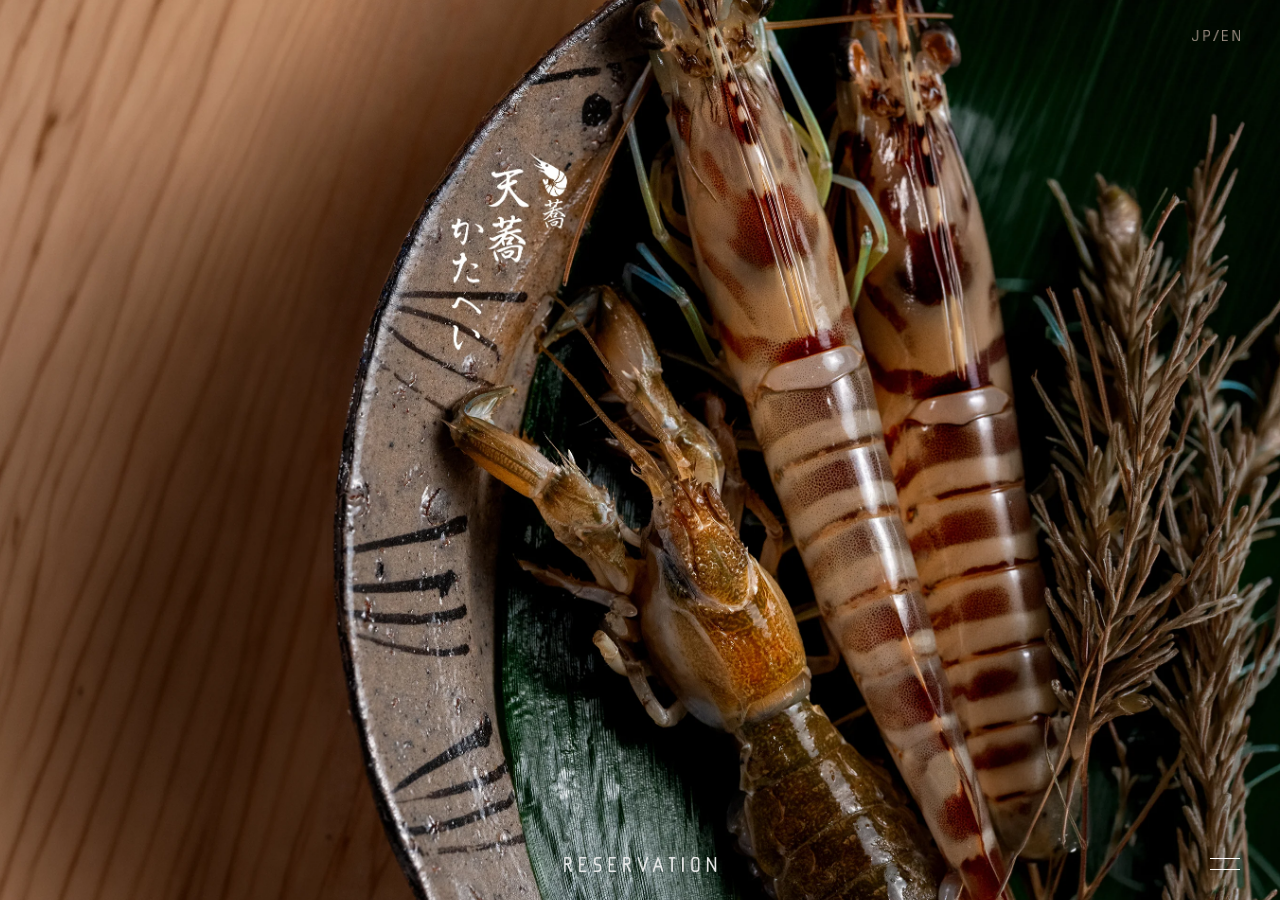
<file: index.html>
<!doctype html>
<html lang="ja" dir="ltr">

<head>
    <!-- TEST
    https://www.katahei.jp/
    image/favicon.webp
	image/ogp.webp
    ?●9 -->


	<meta charset="UTF-8">
	<meta http-equiv="X-UA-Compatible" content="IE=edge">
	<meta name="viewport" content="width=device-width, initial-scale=1.0">
	<meta name="format-detection" content="telephone=no">
	<title>TEST</title>
	<meta name="description"
		content="「天蕎かたへい」は、こだわりの蕎麦と天ぷらを楽しめる、落ち着いた雰囲気のお店です。素材の持ち味を大切にした丁寧な料理と、ゆっくりと食事を楽しめる空間が魅力。蕎麦好きはもちろん、上質な和食を味わいたい方にもおすすめです。
">
	<link rel="canonical" href="https://www.katahei.jp//">
	<link rel="icon" sizes="192x192" href="image/favicon.webp" type="image/png">
	<link rel="shortcut icon" href="image/favicon.webp" type="image/png">
	<link rel="apple-touch-icon-precomposed" href="image/favicon.webp">
	<meta name="msapplication-TileImage" content="image/favicon.webp">
	<meta name="msapplication-TileColor" content="#595757">

	<meta property="og:url" content="https://www.katahei.jp//">
	<meta property="og:title" content="TEST">
	<meta property="og:type" content="website">
	<meta property="og:description"
		content="「天蕎かたへい」は、こだわりの蕎麦と天ぷらを楽しめる、落ち着いた雰囲気のお店です。素材の持ち味を大切にした丁寧な料理と、ゆっくりと食事を楽しめる空間が魅力。蕎麦好きはもちろん、上質な和食を味わいたい方にもおすすめです。
">
	<meta property="og:image" content="image/ogp.webp">
	<meta property="og:site_name" content="TEST">
	<meta property="og:locale" content="ja_JP" />

	<!-- css -->
	<link rel="stylesheet" href="css/cdn/reset.css">
	<link rel="stylesheet" href="css/cdn/swiper.css">

	<link rel="stylesheet" href="css/style.css?●9">

	<!-- js -->
	<script src="js/cdn/jquery.js?●9"></script>
	<script src="js/cdn/swiper.js?●9"></script>

    <!-- font -->
    <link
		href="https://fonts.googleapis.com/css2?family=Noto+Sans+JP:wght@400;700&family=Roboto:wght@400;700&display=swap"
		rel="stylesheet">
</head>


<body>


	<div class="hamburger">
		<button class="menu-toggle" id="menuToggle" aria-label="メニューを開く" aria-expanded="false">
			<span class="bar"></span>
			<span class="bar"></span>
		</button>
		<ul class="menu-list" id="menuList">
			<li><a href="index.html">
				<img class="" src="image/menu/HOME.webp" alt="HOME"/></a></li>
			<li><a href="message.html">
				<img class="" src="image/menu/MESSAGE.webp" alt="MESSAGE"/></a></li>
			<li><a href="info.html">
				<img class="" src="image/menu/INFO.webp" alt="INFO"/></a></li>
			<li><a href="reservation.html">
				<img class="" src="image/menu/RESERVATION.webp" alt="RESERVATION"/></a></li>
			<li><a href="https://www.instagram.com/tensokatahei/">
				<img class="" src="image/menu/INSTAGRAM.webp" alt="INSTAGRAM"/></a></li>
			<li><a href="photo.html">
				<img class="" src="image/menu/PHOTO.webp" alt="PHOTO"/></a></li>
		</ul>
	</div>

	<a class="reservation" href="reservation.html">
		<img class="" src="image/menu/index_RESERVATION.webp" alt="天蕎かたへい"/>
	</a>

	<div class="language-switch">
		<button type="button" data-lang="ja"><img class="" 
			src="image/index_j_jp_en.webp" alt="天蕎かたへい"/></button>
		<span><img class="" 
			src="image/index___jp_en.webp" alt="天蕎かたへい"/></span>
		<button type="button" data-lang="en"><img class="" 
			src="image/index_e_jp_en.webp" alt="天蕎かたへい"/></button>
	</div>


	<!-- header -->
	<header class="header"></header>

	</header>
	<!-- header -->


	<!-- main -->
	<main  class="main">

	</main>
	<!-- main -->


	<!-- footer -->
	<footer class="footer">

	</footer>
	<!-- footer -->
	 

	<!-- Swiper -->
	<div class="index swiper sp">
		<div class="swiper-wrapper">
			<!--
			<div class="swiper-slide">
				<img src=""
				alt="天蕎かたへい">
			</div>
			-->
			<div class="swiper-slide">
				<img src="image/swi1.webp"
				alt="天蕎かたへい">
			</div>
			<div class="swiper-slide">
				<img src="image/swi2.webp"
				alt="天蕎かたへい">
			</div>
			<div class="swiper-slide">
				<img src="image/swi3.webp"
				alt="天蕎かたへい">
			</div>
			<div class="swiper-slide">
				<img src="image/swi4.webp"
				alt="天蕎かたへい">
			</div>
		</div>
	</div>


	<img class="bg pc" src="image/swi2.webp" alt="天蕎かたへい"/>


	<script src="js/base.js?●9"></script>
	<!-- <script src="js/swi.js?●9"></script> -->


</body>

</html>
</file>
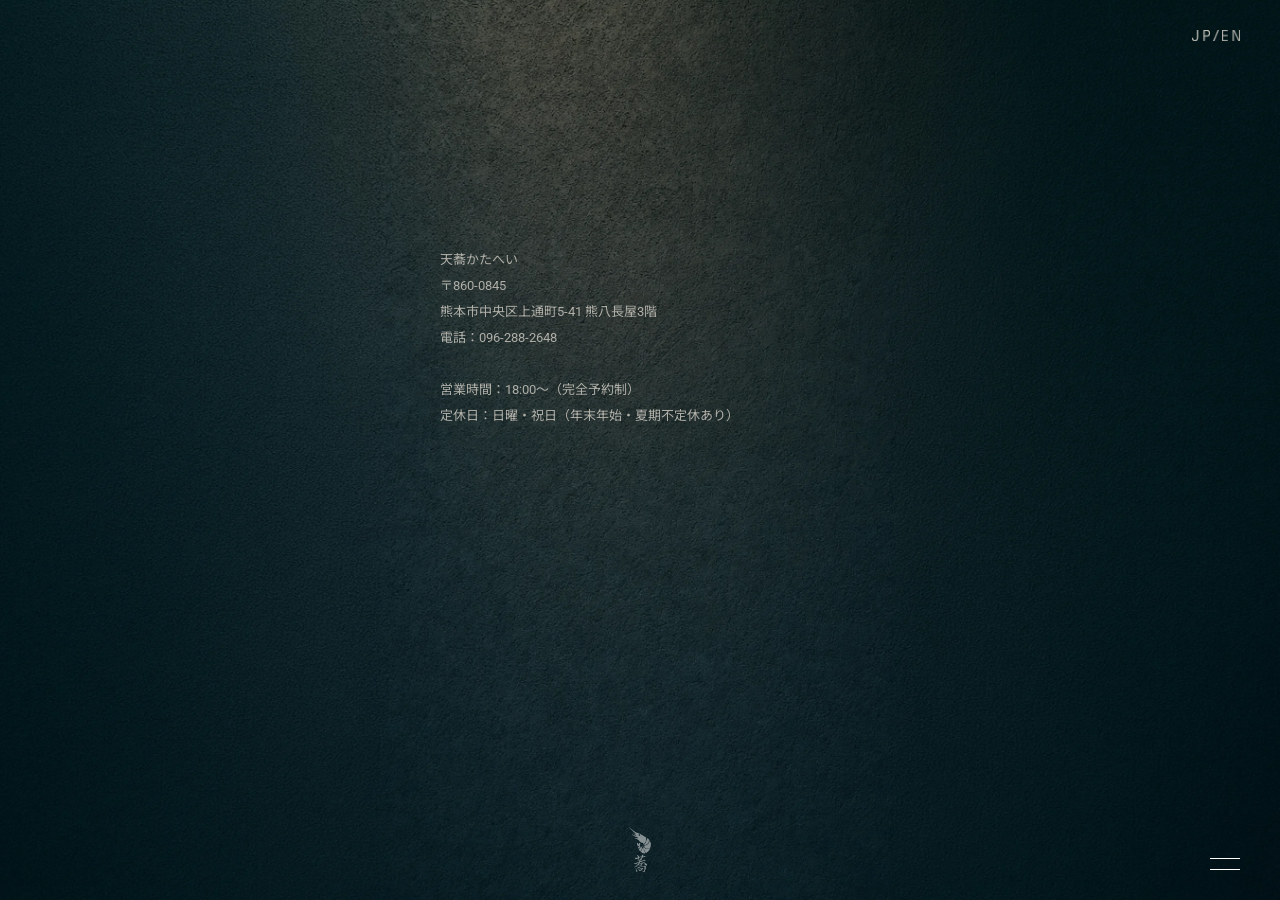
<file: info.html>
<!doctype html>
<html lang="ja" dir="ltr">

<head>
    <!-- TEST
    https://www.katahei.jp/
    image/favicon.webp
	image/ogp.webp
    ?●9 -->


	<meta charset="UTF-8">
	<meta http-equiv="X-UA-Compatible" content="IE=edge">
	<meta name="viewport" content="width=device-width, initial-scale=1.0">
	<meta name="format-detection" content="telephone=no">
	<title>TEST</title>
	<meta name="description"
		content="「天蕎かたへい」は、こだわりの蕎麦と天ぷらを楽しめる、落ち着いた雰囲気のお店です。素材の持ち味を大切にした丁寧な料理と、ゆっくりと食事を楽しめる空間が魅力。蕎麦好きはもちろん、上質な和食を味わいたい方にもおすすめです。
">
	<link rel="canonical" href="https://www.katahei.jp//">
	<link rel="icon" sizes="192x192" href="image/favicon.webp" type="image/png">
	<link rel="shortcut icon" href="image/favicon.webp" type="image/png">
	<link rel="apple-touch-icon-precomposed" href="image/favicon.webp">
	<meta name="msapplication-TileImage" content="image/favicon.webp">
	<meta name="msapplication-TileColor" content="#595757">

	<meta property="og:url" content="https://www.katahei.jp//">
	<meta property="og:title" content="TEST">
	<meta property="og:type" content="website">
	<meta property="og:description"
		content="「天蕎かたへい」は、こだわりの蕎麦と天ぷらを楽しめる、落ち着いた雰囲気のお店です。素材の持ち味を大切にした丁寧な料理と、ゆっくりと食事を楽しめる空間が魅力。蕎麦好きはもちろん、上質な和食を味わいたい方にもおすすめです。
">
	<meta property="og:image" content="image/ogp.webp">
	<meta property="og:site_name" content="TEST">
	<meta property="og:locale" content="ja_JP" />

	<!-- css -->
	<link rel="stylesheet" href="css/cdn/reset.css">
	<link rel="stylesheet" href="css/cdn/swiper.css">

	<link rel="stylesheet" href="css/style.css?●9">

	<!-- js -->
	<script src="js/cdn/jquery.js?●9"></script>
	<script src="js/cdn/swiper.js?●9"></script>

    <!-- font -->
    <link
		href="https://fonts.googleapis.com/css2?family=Noto+Sans+JP:wght@400;700&family=Roboto:wght@400;700&display=swap"
		rel="stylesheet">
</head>


<body>


	<div class="hamburger">
		<button class="menu-toggle" id="menuToggle" aria-label="メニューを開く" aria-expanded="false">
			<span class="bar"></span>
			<span class="bar"></span>
		</button>
		<ul class="menu-list" id="menuList">
			<li><a href="index.html">
				<img class="" src="image/menu/HOME.webp" alt="HOME"/></a></li>
			<li><a href="message.html">
				<img class="" src="image/menu/MESSAGE.webp" alt="MESSAGE"/></a></li>
			<li><a href="info.html">
				<img class="" src="image/menu/INFO.webp" alt="INFO"/></a></li>
			<li><a href="reservation.html">
				<img class="" src="image/menu/RESERVATION.webp" alt="RESERVATION"/></a></li>
			<li><a href="https://www.instagram.com/tensokatahei/">
				<img class="" src="image/menu/INSTAGRAM.webp" alt="INSTAGRAM"/></a></li>
			<li><a href="photo.html">
				<img class="" src="image/menu/PHOTO.webp" alt="PHOTO"/></a></li>
		</ul>
	</div>

	<a class="reservation"
	href="index.html">
		<img class="home" src="image/menu/logo.webp" alt="HOME"/>
	</a>

	<div class="language-switch">
		<button type="button" data-lang="ja"><img class="" 
			src="image/all_j_jp_en.webp" alt="天蕎かたへい"/></button>
		<span><img class="" 
			src="image/all___jp_en.webp" alt="天蕎かたへい"/></span>
		<button type="button" data-lang="en"><img class="" 
			src="image/all_e_jp_en.webp" alt="天蕎かたへい"/></button>
	</div>


	<!-- header -->
	<header class="header"></header>

	</header>
	<!-- header -->


	<!-- main -->
	<main  class="main">

		<div class="fixebox info">
			<div class="text">
				<p>
					<span  class="ja">
						天蕎かたへい<br>〒860-0845<br>熊本市中央区上通町5-41 熊八長屋3階<br>電話：<a href="tel:096-288-2648">096-288-2648</a><br><br>営業時間：18:00〜（完全予約制）<br>定休日：日曜・祝日（年末年始・夏期不定休あり）<br>　
					</span>
					<span  class="en">
						Tenso Katahei<br>〒860-0845<br>5-41 Kamitori-machi, Chuo-ku, Kumamoto City, Kumamoto<br>Tel : <a href="tel:096-288-2648">096-288-2648</a><br><br>Hours : From 18:00 (Reservation required)<br>Closed : Sundays & Public Holidays<br>Additional irregular holidays may apply during the New Year and summer periods.<br>　
					</span>
				</p>
			</div>

			<div class="map">
				<iframe src="https://www.google.com/maps/embed?pb=!1m18!1m12!1m3!1d3353.562008944482!2d130.70935477566385!3d32.80387087365248!2m3!1f0!2f0!3f0!3m2!1i1024!2i768!4f13.1!3m3!1m2!1s0x3540f5d0b34a7fe7%3A0x7b1da2dca8cfa050!2z5aSp6JWO44GL44Gf44G444GE!5e0!3m2!1sja!2sjp!4v1788482009441!5m2!1sja!2sjp"
				loading="lazy" referrerpolicy="strict-origin-when-cross-origin"></iframe>

				<!-- <iframe src="https://www.google.com/maps/embed?pb=!1m18!1m12!1m3!1d3353.562008944482!2d130.70935477566385!3d32.80387087365248!2m3!1f0!2f0!3f0!3m2!1i1024!2i768!4f13.1!3m3!1m2!1s0x3540f5d0b34a7fe7%3A0x7b1da2dca8cfa050!2z5aSp6JWO44GL44Gf44G444GE!5e0!3m2!1sja!2sjp!4v1788482009441!5m2!1sja!2sjp"
				loading="lazy" referrerpolicy="strict-origin-when-cross-origin"
				style="filter:grayscale(100%);-webkit-filter:grayscale(100%)"></iframe> -->

				<!-- <iframe src="https://www.google.com/maps/embed?pb=!1m18!1m12!1m3!1d3353.562008944482!2d130.70935477566385!3d32.80387087365248!2m3!1f0!2f0!3f0!3m2!1i1024!2i768!4f13.1!3m3!1m2!1s0x3540f5d0b34a7fe7%3A0x7b1da2dca8cfa050!2z5aSp6JWO44GL44Gf44G444GE!5e0!3m2!1sja!2sjp!4v1788482009441!5m2!1sja!2sjp"
				loading="lazy" referrerpolicy="strict-origin-when-cross-origin"
				style="filter: grayscale(100%) invert(93%) sepia(34%) hue-rotate(151deg) saturate(381%) brightness(86%) contrast(89%);"></iframe> -->
			</div>
		</div>

	</main>
	<!-- main -->


	<!-- footer -->
	<footer class="footer">

	</footer>
	<!-- footer -->


	<img class="bg" src="image/all_bg.webp" alt="天蕎かたへい"/>


	<script src="js/base.js?●9"></script>
	<!-- <script src="js/swi.js?●9"></script> -->

</body>

</html>
</file>
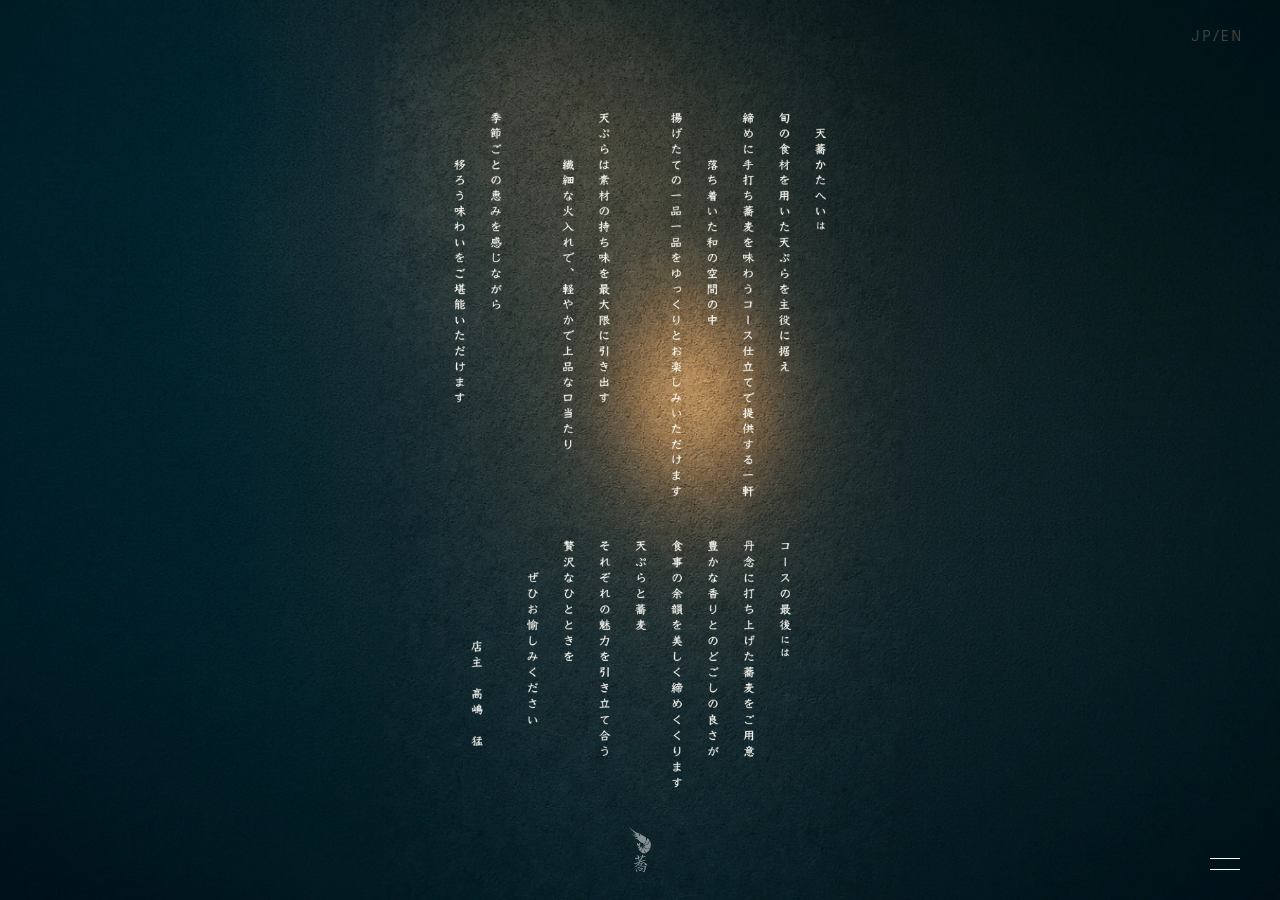
<file: message.html>
<!doctype html>
<html lang="ja" dir="ltr">

<head>
    <!-- TEST
    https://www.katahei.jp/
    image/favicon.webp
	image/ogp.webp
    ?●9 -->


	<meta charset="UTF-8">
	<meta http-equiv="X-UA-Compatible" content="IE=edge">
	<meta name="viewport" content="width=device-width, initial-scale=1.0">
	<meta name="format-detection" content="telephone=no">
	<title>TEST</title>
	<meta name="description"
		content="「天蕎かたへい」は、こだわりの蕎麦と天ぷらを楽しめる、落ち着いた雰囲気のお店です。素材の持ち味を大切にした丁寧な料理と、ゆっくりと食事を楽しめる空間が魅力。蕎麦好きはもちろん、上質な和食を味わいたい方にもおすすめです。
">
	<link rel="canonical" href="https://www.katahei.jp//">
	<link rel="icon" sizes="192x192" href="image/favicon.webp" type="image/png">
	<link rel="shortcut icon" href="image/favicon.webp" type="image/png">
	<link rel="apple-touch-icon-precomposed" href="image/favicon.webp">
	<meta name="msapplication-TileImage" content="image/favicon.webp">
	<meta name="msapplication-TileColor" content="#595757">

	<meta property="og:url" content="https://www.katahei.jp//">
	<meta property="og:title" content="TEST">
	<meta property="og:type" content="website">
	<meta property="og:description"
		content="「天蕎かたへい」は、こだわりの蕎麦と天ぷらを楽しめる、落ち着いた雰囲気のお店です。素材の持ち味を大切にした丁寧な料理と、ゆっくりと食事を楽しめる空間が魅力。蕎麦好きはもちろん、上質な和食を味わいたい方にもおすすめです。
">
	<meta property="og:image" content="image/ogp.webp">
	<meta property="og:site_name" content="TEST">
	<meta property="og:locale" content="ja_JP" />

	<!-- css -->
	<link rel="stylesheet" href="css/cdn/reset.css">
	<link rel="stylesheet" href="css/cdn/swiper.css">

	<link rel="stylesheet" href="css/style.css?●9">

	<!-- js -->
	<script src="js/cdn/jquery.js?●9"></script>
	<script src="js/cdn/swiper.js?●9"></script>

    <!-- font -->
    <link
		href="https://fonts.googleapis.com/css2?family=Noto+Sans+JP:wght@400;700&family=Roboto:wght@400;700&display=swap"
		rel="stylesheet">
</head>


<body>


	<div class="hamburger">
		<button class="menu-toggle" id="menuToggle" aria-label="メニューを開く" aria-expanded="false">
			<span class="bar"></span>
			<span class="bar"></span>
		</button>
		<ul class="menu-list" id="menuList">
			<li><a href="index.html">
				<img class="" src="image/menu/HOME.webp" alt="HOME"/></a></li>
			<li><a href="message.html">
				<img class="" src="image/menu/MESSAGE.webp" alt="MESSAGE"/></a></li>
			<li><a href="info.html">
				<img class="" src="image/menu/INFO.webp" alt="INFO"/></a></li>
			<li><a href="reservation.html">
				<img class="" src="image/menu/RESERVATION.webp" alt="RESERVATION"/></a></li>
			<li><a href="https://www.instagram.com/tensokatahei/">
				<img class="" src="image/menu/INSTAGRAM.webp" alt="INSTAGRAM"/></a></li>
			<li><a href="photo.html">
				<img class="" src="image/menu/PHOTO.webp" alt="PHOTO"/></a></li>
		</ul>
	</div>

	<a class="reservation"
	href="index.html">
		<img class="home" src="image/menu/logo.webp" alt="HOME"/>
	</a>

	<div class="language-switch">
		<button type="button" data-lang="ja"><img class="" 
			src="image/message_j_jp_en.webp" alt="天蕎かたへい"/></button>
		<span><img class="" 
			src="image/message___jp_en.webp" alt="天蕎かたへい"/></span>
		<button type="button" data-lang="en"><img class="" 
			src="image/message_e_jp_en.webp" alt="天蕎かたへい"/></button>
	</div>


	<!-- header -->
	<header class="header"></header>

	</header>
	<!-- header -->


	<!-- main -->
	<main  class="main">

		<div class="fixebox message">
			<img class="" src="image/message_j_text.webp" alt="天蕎かたへい"/>
		</div>

	</main>
	<!-- main -->


	<!-- footer -->
	<footer class="footer">

	</footer>
	<!-- footer -->


	<img class="bg" src="image/message_bg.webp" alt="天蕎かたへい"/>


	<script src="js/base.js?●9"></script>
	<!-- <script src="js/swi.js?●9"></script> -->

</body>

</html>
</file>
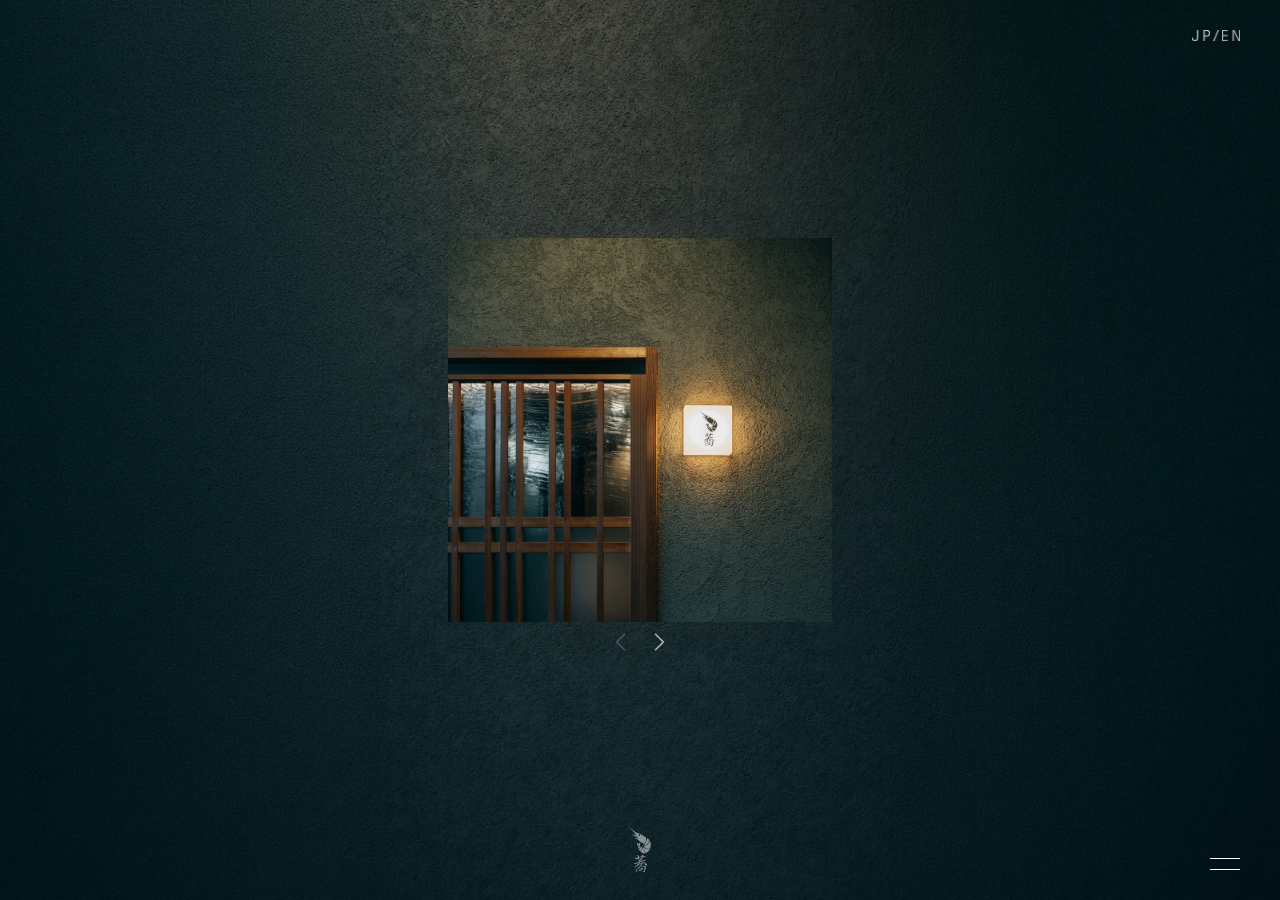
<file: photo.html>
<!doctype html>
<html lang="ja" dir="ltr">

<head>
    <!-- TEST
    https://www.katahei.jp/
    image/favicon.webp
	image/ogp.webp
    ?●9 -->


	<meta charset="UTF-8">
	<meta http-equiv="X-UA-Compatible" content="IE=edge">
	<meta name="viewport" content="width=device-width, initial-scale=1.0">
	<meta name="format-detection" content="telephone=no">
	<title>TEST</title>
	<meta name="description"
		content="「天蕎かたへい」は、こだわりの蕎麦と天ぷらを楽しめる、落ち着いた雰囲気のお店です。素材の持ち味を大切にした丁寧な料理と、ゆっくりと食事を楽しめる空間が魅力。蕎麦好きはもちろん、上質な和食を味わいたい方にもおすすめです。
">
	<link rel="canonical" href="https://www.katahei.jp//">
	<link rel="icon" sizes="192x192" href="image/favicon.webp" type="image/png">
	<link rel="shortcut icon" href="image/favicon.webp" type="image/png">
	<link rel="apple-touch-icon-precomposed" href="image/favicon.webp">
	<meta name="msapplication-TileImage" content="image/favicon.webp">
	<meta name="msapplication-TileColor" content="#595757">

	<meta property="og:url" content="https://www.katahei.jp//">
	<meta property="og:title" content="TEST">
	<meta property="og:type" content="website">
	<meta property="og:description"
		content="「天蕎かたへい」は、こだわりの蕎麦と天ぷらを楽しめる、落ち着いた雰囲気のお店です。素材の持ち味を大切にした丁寧な料理と、ゆっくりと食事を楽しめる空間が魅力。蕎麦好きはもちろん、上質な和食を味わいたい方にもおすすめです。
">
	<meta property="og:image" content="image/ogp.webp">
	<meta property="og:site_name" content="TEST">
	<meta property="og:locale" content="ja_JP" />

	<!-- css -->
	<link rel="stylesheet" href="css/cdn/reset.css">
	<link rel="stylesheet" href="css/cdn/swiper.css">

	<link rel="stylesheet" href="css/style.css?●9">

	<!-- js -->
	<script src="js/cdn/jquery.js?●9"></script>
	<script src="js/cdn/swiper.js?●9"></script>

    <!-- font -->
    <link
		href="https://fonts.googleapis.com/css2?family=Noto+Sans+JP:wght@400;700&family=Roboto:wght@400;700&display=swap"
		rel="stylesheet">
</head>


<body>


	<div class="hamburger">
		<button class="menu-toggle" id="menuToggle" aria-label="メニューを開く" aria-expanded="false">
			<span class="bar"></span>
			<span class="bar"></span>
		</button>
		<ul class="menu-list" id="menuList">
			<li><a href="index.html">
				<img class="" src="image/menu/HOME.webp" alt="HOME"/></a></li>
			<li><a href="message.html">
				<img class="" src="image/menu/MESSAGE.webp" alt="MESSAGE"/></a></li>
			<li><a href="info.html">
				<img class="" src="image/menu/INFO.webp" alt="INFO"/></a></li>
			<li><a href="reservation.html">
				<img class="" src="image/menu/RESERVATION.webp" alt="RESERVATION"/></a></li>
			<li><a href="https://www.instagram.com/tensokatahei/">
				<img class="" src="image/menu/INSTAGRAM.webp" alt="INSTAGRAM"/></a></li>
			<li><a href="photo.html">
				<img class="" src="image/menu/PHOTO.webp" alt="PHOTO"/></a></li>
		</ul>
	</div>

	<a class="reservation"
	href="index.html">
		<img class="home" src="image/menu/logo.webp" alt="HOME"/>
	</a>

	<div class="language-switch">
		<button type="button" data-lang="ja"><img class="" 
			src="image/all_j_jp_en.webp" alt="天蕎かたへい"/></button>
		<span><img class="" 
			src="image/all___jp_en.webp" alt="天蕎かたへい"/></span>
		<button type="button" data-lang="en"><img class="" 
			src="image/all_e_jp_en.webp" alt="天蕎かたへい"/></button>
	</div>


	<!-- header -->
	<header class="header"></header>

	</header>
	<!-- header -->


	<!-- main -->
	<main  class="main">

		<!-- Swiper -->
		<div class="photo swiper">
			<div class="swiper-wrapper">
				<!--
				<div class="swiper-slide">
					<img src=""
					alt="天蕎かたへい">
				</div>
				-->
				<div class="swiper-slide">
					<img src="image/p_swi1.webp"
					alt="天蕎かたへい">
				</div>
				<div class="swiper-slide">
					<img src="image/p_swi2.webp"
					alt="天蕎かたへい">
				</div>
				<div class="swiper-slide">
					<img src="image/p_swi3.webp"
					alt="天蕎かたへい">
				</div>
				<div class="swiper-slide">
					<img src="image/p_swi4.webp"
					alt="天蕎かたへい">
				</div>
				<div class="swiper-slide">
					<img src="image/p_swi5.webp"
					alt="天蕎かたへい">
				</div>
			</div>
			<div class="arrow">
				<div class="swiper-button-prev"><img src="image/svg/arrow.svg" alt="天蕎かたへい"></div>
				<div class="swiper-button-next"><img src="image/svg/arrow.svg" alt="天蕎かたへい"></div>
			</div>
		</div>

	</main>
	<!-- main -->


	<!-- footer -->
	<footer class="footer">

	</footer>
	<!-- footer -->


	<img class="bg" src="image/all_bg.webp" alt="天蕎かたへい"/>


	<script src="js/base.js?●9"></script>
	<!-- <script src="js/swi.js?●9"></script> -->

</body>

</html>
</file>
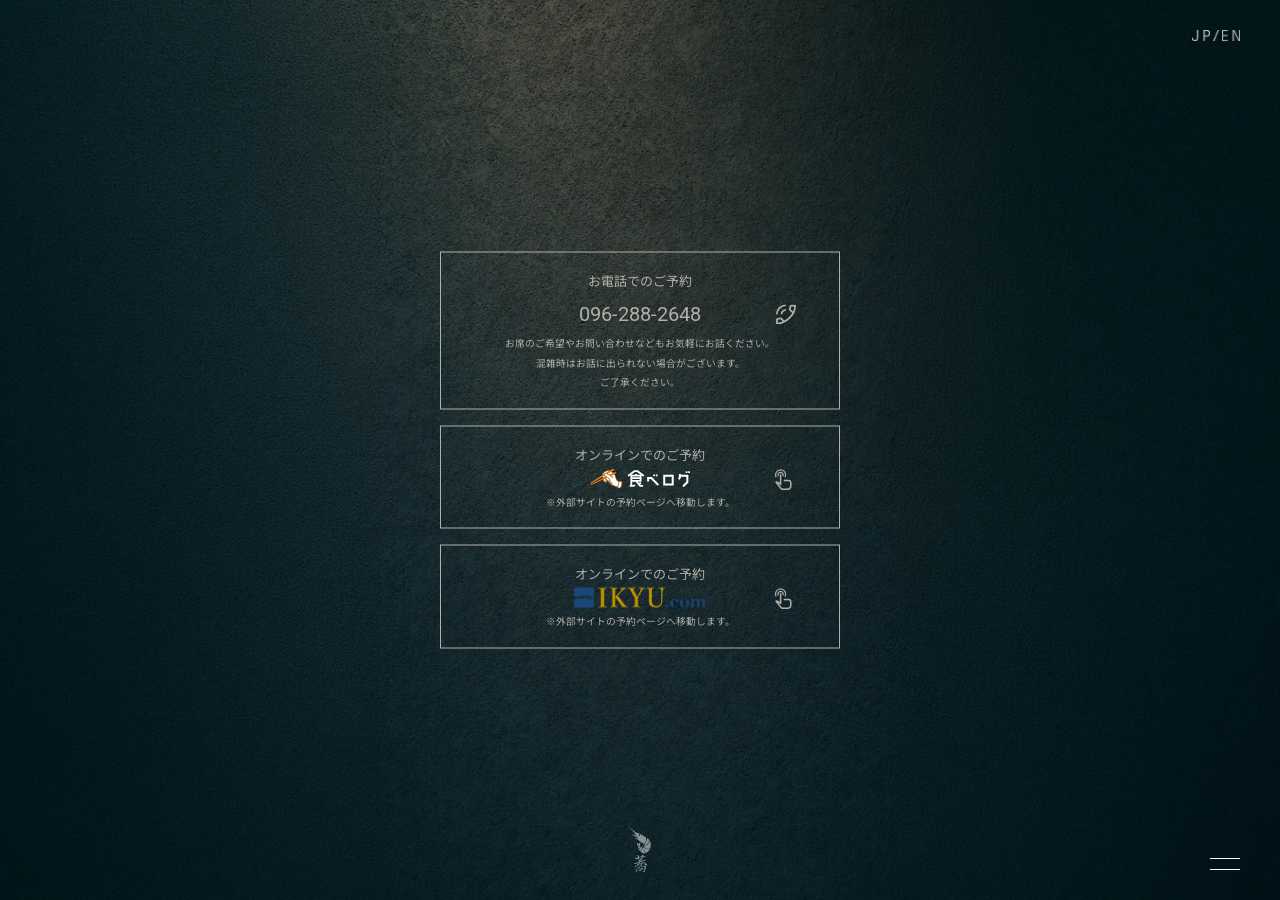
<file: reservation.html>
<!doctype html>
<html lang="ja" dir="ltr">

<head>
    <!-- TEST
    https://www.katahei.jp/
    image/favicon.webp
	image/ogp.webp
    ?●9 -->


	<meta charset="UTF-8">
	<meta http-equiv="X-UA-Compatible" content="IE=edge">
	<meta name="viewport" content="width=device-width, initial-scale=1.0">
	<meta name="format-detection" content="telephone=no">
	<title>TEST</title>
	<meta name="description"
		content="「天蕎かたへい」は、こだわりの蕎麦と天ぷらを楽しめる、落ち着いた雰囲気のお店です。素材の持ち味を大切にした丁寧な料理と、ゆっくりと食事を楽しめる空間が魅力。蕎麦好きはもちろん、上質な和食を味わいたい方にもおすすめです。
">
	<link rel="canonical" href="https://www.katahei.jp//">
	<link rel="icon" sizes="192x192" href="image/favicon.webp" type="image/png">
	<link rel="shortcut icon" href="image/favicon.webp" type="image/png">
	<link rel="apple-touch-icon-precomposed" href="image/favicon.webp">
	<meta name="msapplication-TileImage" content="image/favicon.webp">
	<meta name="msapplication-TileColor" content="#595757">

	<meta property="og:url" content="https://www.katahei.jp//">
	<meta property="og:title" content="TEST">
	<meta property="og:type" content="website">
	<meta property="og:description"
		content="「天蕎かたへい」は、こだわりの蕎麦と天ぷらを楽しめる、落ち着いた雰囲気のお店です。素材の持ち味を大切にした丁寧な料理と、ゆっくりと食事を楽しめる空間が魅力。蕎麦好きはもちろん、上質な和食を味わいたい方にもおすすめです。
">
	<meta property="og:image" content="image/ogp.webp">
	<meta property="og:site_name" content="TEST">
	<meta property="og:locale" content="ja_JP" />

	<!-- css -->
	<link rel="stylesheet" href="css/cdn/reset.css">
	<link rel="stylesheet" href="css/cdn/swiper.css">

	<link rel="stylesheet" href="css/style.css?●9">

	<!-- js -->
	<script src="js/cdn/jquery.js?●9"></script>
	<script src="js/cdn/swiper.js?●9"></script>

    <!-- font -->
    <link
		href="https://fonts.googleapis.com/css2?family=Noto+Sans+JP:wght@400;700&family=Roboto:wght@400;700&display=swap"
		rel="stylesheet">
</head>


<body>


	<div class="hamburger">
		<button class="menu-toggle" id="menuToggle" aria-label="メニューを開く" aria-expanded="false">
			<span class="bar"></span>
			<span class="bar"></span>
		</button>
		<ul class="menu-list" id="menuList">
			<li><a href="index.html">
				<img class="" src="image/menu/HOME.webp" alt="HOME"/></a></li>
			<li><a href="message.html">
				<img class="" src="image/menu/MESSAGE.webp" alt="MESSAGE"/></a></li>
			<li><a href="info.html">
				<img class="" src="image/menu/INFO.webp" alt="INFO"/></a></li>
			<li><a href="reservation.html">
				<img class="" src="image/menu/RESERVATION.webp" alt="RESERVATION"/></a></li>
			<li><a href="https://www.instagram.com/tensokatahei/">
				<img class="" src="image/menu/INSTAGRAM.webp" alt="INSTAGRAM"/></a></li>
			<li><a href="photo.html">
				<img class="" src="image/menu/PHOTO.webp" alt="PHOTO"/></a></li>
		</ul>
	</div>

	<a class="reservation"
	href="index.html">
		<img class="home" src="image/menu/logo.webp" alt="HOME"/>
	</a>

	<div class="language-switch">
		<button type="button" data-lang="ja"><img class="" 
			src="image/all_j_jp_en.webp" alt="天蕎かたへい"/></button>
		<span><img class="" 
			src="image/all___jp_en.webp" alt="天蕎かたへい"/></span>
		<button type="button" data-lang="en"><img class="" 
			src="image/all_e_jp_en.webp" alt="天蕎かたへい"/></button>
	</div>


	<!-- header -->
	<header class="header"></header>

	</header>
	<!-- header -->


	<!-- main -->
	<main  class="main">

		<div class="fixebox reserve">
			<!--  -->
			<div class="reservebox tel">

				<p class="title">
					<span  class="ja">
						お電話でのご予約
					</span>
					<span  class="en">
						Reservations by Phone
					</span>
				</p>

				<a href="tel:096-288-2648">
					<p>096-288-2648</p>
					<img src="image/svg/phone.svg" alt="天蕎かたへい"  class="tenmetu">
				</a>
				
				<p class="sbtitle">
					<span  class="ja">
						お席のご希望やお問い合わせなどもお気軽にお話ください。<br>混雑時はお話に出られない場合がございます。<br>ご了承ください。
					</span>
					<span  class="en">
						Please feel free to contact us regarding seating preferences or any inquiries. <br>During busy periods, we may be unable to answer your call. <br>Thank you for your understanding.
					</span>
				</p>

			</div>
			<!--  -->
			<!--  -->
			<div class="reservebox onl">

				<p class="title">
					<span  class="ja">
						オンラインでのご予約
					</span>
					<span  class="en">
						Online Reservations
					</span>
				</p>

				<a href="https://tabelog.com/kumamoto/A4301/A430101/43014435/">
					<img src="image/svg/tabelog.svg" alt="天蕎かたへい">
					<img src="image/svg/tap.svg" alt="天蕎かたへい"  class="tenmetu">
				</a>

				<p class="sbtitle">
					<span  class="ja">
						※外部サイトの予約ページへ移動します。
					</span>
					<span  class="en">
						※You will be redirected to an external reservation website.
					</span>
				</p>
				
			</div>
			<!--  -->
			<div class="reservebox onl">

				<p class="title">
					<span  class="ja">
						オンラインでのご予約
					</span>
					<span  class="en">
						Online Reservations
					</span>
				</p>

				<a href="https://restaurant.ikyu.com/120505">
					<img src="image/svg/ikyu.webp" alt="天蕎かたへい">
					<img src="image/svg/tap.svg" alt="天蕎かたへい"  class="tenmetu">
				</a>

				<p class="sbtitle">
					<span  class="ja">
						※外部サイトの予約ページへ移動します。
					</span>
					<span  class="en">
						※You will be redirected to an external reservation website.
					</span>
				</p>
				
			</div>
		</div>

	</main>
	<!-- main -->


	<!-- footer -->
	<footer class="footer">

	</footer>
	<!-- footer -->


	<img class="bg" src="image/all_bg.webp" alt="天蕎かたへい"/>


	<script src="js/base.js?●9"></script>
	<!-- <script src="js/swi.js?●9"></script> -->

</body>

</html>
</file>
<file: css/style.css>
:root{
    --c1: #fff;
    --c2: #000;
    --c3: #b0afa8;
    --fontsize_1: 13px;
    --fontsize_2: 16px;

    /* ハンバーガーメニューボタン */
    --box-w: 30px;
    --box-h: 12px;
    --line-h: 1px;
    --x-angle: 0deg;
    --x-scale: 1;
    
}

/* @media screen and (min-width: 768px){
    :root{
        
    }
} */

/* --------------------------------------- */
/* --------------------------------------- */
/* --------------------------------------- */

body{
    font-family: 'Roboto', 'Noto Sans JP', sans-serif;
    background: #000;
    line-height: 2;
}

main{
    overflow: hidden;
    z-index: 1;
    position: relative;
}

.pc{display: none;}
.sp{display: block;}

@media screen and (min-width: 768px){
    .pc{display: block !important;}
    .sp{display: none !important;}
}

/* --------------------------------------- */
/* bg */
.bg{
    width: 101%;
    height: 101%;
    position: fixed;
    top: 50%;
    left: 50%;
    transform: translate(-50%,-50%);
    object-fit: cover;
    z-index: 0;
}

/* --------------------------------------- */
/* menu */
a.reservation > img{
    width: auto;
    height: 15px;
}

a.reservation > img.home{
    height: 45px;
    opacity: .5;
}

.language-switch > button img,
.language-switch > span img{
    width: auto;
    height: 11px;
}
.language-switch > span{
    margin: 0 3px;
}

.menu-list a > img{
    width: auto;
    height: 11px;
    position: relative;
    z-index: 1;
}

/* --------------------------------------- */
/* reservation */
.reservation{
    position: fixed;
    left: 50%;
    transform: translateX(-50%);
    bottom: 28px;

    display: flex;

    z-index: 100;
}

/* --------------------------------------- */
/* ハンバーガーメニューボタン */
.menu-toggle {
    position: fixed;
    right: 15px;
    bottom: 30px;
    width: var(--box-w);
    height: var(--box-h);
    cursor: pointer;
    background: none;
    border: none;
    padding: 0;
    display: block;

    z-index: 100;
}

.menu-toggle .bar {
    position: absolute;
    left: 0;
    width: var(--box-w);
    height: var(--line-h);
    background: var(--c1);
    transform-origin: center;
    transition: transform 0.45s cubic-bezier(0.65, 0, 0.35, 1);
}

.menu-toggle .bar:nth-child(1) { top: 0; }
.menu-toggle .bar:nth-child(2) { bottom: 0; }

/* --------------------------------------- */
/* ハンバーガーメニューボタン 開閉 */
.menu-toggle.is-open .bar:nth-child(1) {
    transform:
      translateY(calc((var(--box-h) - var(--line-h)) / 2))
      rotate(var(--x-angle))
      scaleX(var(--x-scale));
}

.menu-toggle.is-open .bar:nth-child(2) {
    transform:
      translateY(calc(-1 * (var(--box-h) - var(--line-h)) / 2))
      rotate(calc(-1 * var(--x-angle)))
      scaleX(var(--x-scale));
}

/* --------------------------------------- */
/* ハンバーガーメニューボタン メニュー項目 */
.menu-list {
    position: fixed;
    right: 15px;
    bottom: 60px;
    text-align: right;
    list-style: none;
    margin: 0;
    padding: 0;
    z-index: 2;
}

.menu-list li {
    margin-bottom: 26px;
    opacity: 0;
    transform: translateY(8px);
    transition: opacity 0.45s ease, transform 0.45s ease;
    pointer-events: none;
}

.menu-list li a {
    color: var(--c1);
    text-decoration: none;
    font-size: var(--fontsize_1);
    letter-spacing: 1px;

    position: relative;
    display: inline-block;
}

/* あああああああああああああああああああああああああああああああああああああああああ */
/* あああああああああああああああああああああああああああああああああああああああああ */
/* あああああああああああああああああああああああああああああああああああああああああ */
/* あああああああああああああああああああああああああああああああああああああああああ */
/* あああああああああああああああああああああああああああああああああああああああああ */
/* あああああああああああああああああああああああああああああああああああああああああ */

.menu-list li a::before {
    content: "";
    position: absolute;
    left: -2px;
    top: 16px;
    width: 100%;
    height: 15px;
    background: #000;
    opacity: .25;
    z-index: 0;
}

.menu-list li a:hover {
    opacity: 0.6;
}

/* --------------------------------------- */
/* ハンバーガーメニューボタン フェードイン */
.menu-toggle.is-open ~ .menu-list li {
    opacity: 1;
    transform: translateY(0);
    pointer-events: auto;
}

.menu-toggle.is-open ~ .menu-list li:nth-child(1) { transition-delay: 0.05s; }
.menu-toggle.is-open ~ .menu-list li:nth-child(2) { transition-delay: 0.10s; }
.menu-toggle.is-open ~ .menu-list li:nth-child(3) { transition-delay: 0.15s; }
.menu-toggle.is-open ~ .menu-list li:nth-child(4) { transition-delay: 0.20s; }
.menu-toggle.is-open ~ .menu-list li:nth-child(5) { transition-delay: 0.25s; }
.menu-toggle.is-open ~ .menu-list li:nth-child(6) { transition-delay: 0.30s; }

/* --------------------------------------- */
/* language-switch */
.language-switch {
    position: fixed;
    right: 15px;
    top: 30px;
    z-index: 100;

    display: flex;
    flex-direction: row;
    justify-content: center;
    align-items: center;
}

.language-switch button {
    color: var(--c1);
    background: none;
    border: none;
    padding: 0;
    cursor: pointer;
    display: inline;
}

.language-switch button,
.language-switch span{
    display: flex;
}
.en {
    display: none;
}

@media screen and (min-width: 768px){
    .menu-toggle {
        right: 40px;
    }

    .menu-list {
        right: 40px;
    }

    .language-switch {
        right: 40px;
    }

}

/* --------------------------------------- */
/* fixebox */
.fixebox{
    width: 100%;
    height: 75%;
    margin: 0 auto;
    padding: 0;

    position: fixed;
    top: 50%;
    left: 50%;
    transform: translate(-50%,-50%);

    display: flex;
    align-items: center;
    justify-content: center;

    overflow-y: auto;
    &::-webkit-scrollbar {
        display: none;
    }
    scrollbar-width: none;
    -ms-overflow-style: none;

    z-index: 1;
}

/*----------------------------------------------------------------------------------*/
/*----------------------------------------------------------------------------------*/
/*----------------------------------------------------------------------------------*/
/* index */

.index.swiper {
    width: 100%;
    height: 100%;
    margin: 0 auto;
    padding: 0;
    overflow: inherit;

    position: fixed;
    top: 50%;
    left: 50%;
    transform: translate(-50%,-50%);

    z-index: 1;
}

.index.swiper .swiper-slide {
    display: flex;
    justify-content: center;
    align-items: center;
}

.index.swiper .swiper-slide img {
    width: 100%;
    height: 100%;
    object-fit: cover;
    display: block;
}

/*----------------------------------------------------------------------------------*/
/*----------------------------------------------------------------------------------*/
/*----------------------------------------------------------------------------------*/
/* message */

.fixebox.message img{
    width: auto;
    height: 100%;
}

/*----------------------------------------------------------------------------------*/
/*----------------------------------------------------------------------------------*/
/*----------------------------------------------------------------------------------*/
/* info */

.fixebox.info{
    align-items: center !important;
    justify-content: center !important;
    flex-direction: column !important;
}

.fixebox.info > div{
    width: 90%;
    max-width: 400px;
    margin: 0 auto;
    padding: 0;
    overflow: hidden;

    color: var(--c3);
    font-size: var(--fontsize_1);
}

iframe[src*="www.google.com/maps/embed"] {
    aspect-ratio: 4 / 2;
    width: 100%;
    height: auto;
}

/*----------------------------------------------------------------------------------*/
/*----------------------------------------------------------------------------------*/
/*----------------------------------------------------------------------------------*/
/* photo */

.photo.swiper {
    width: 100%;
    height: auto;
    margin: 0 auto;
    padding: 0;
    overflow: inherit;

    position: fixed;
    top: 50%;
    left: 50%;
    transform: translate(-50%,-50%);
}

.photo.swiper .swiper-wrapper{
    width: 100%;
}

.photo.swiper .swiper-slide {
    display: flex;
    justify-content: center;
    align-items: center;
    aspect-ratio: 1/1 !important;
}

.photo.swiper .swiper-slide img {
    width: 100%;
    height: 100%;
    object-fit: cover;
    display: block;
}

.arrow{
    width: 100%;
    height: auto;
    margin: 0;
    padding: 0;
    position: relative;

    display: flex;
    align-items: center;
    justify-content: center;
    flex-direction: row;
}

        .arrow .swiper-button-prev,
        .arrow .swiper-button-next{
            display: contents;

        }

        .arrow .swiper-button-prev img,
        .arrow .swiper-button-next img{
            width: 2.5rem;
            height: auto;
        }

        .arrow .swiper-button-prev img{
            transform: scaleX(-1);
        }

        .arrow .swiper-button-prev svg,
        .arrow .swiper-button-next svg{
            display: none !important;
        }

        .arrow .swiper-button-disabled {
            opacity: 0.3;
            pointer-events: none;
        }

        .arrow .swiper-button-disabled img{
            opacity: 0.3;
        }

@media screen and (min-width: 768px){
    .photo.swiper {
        width: 30%;        
    }
}


/*----------------------------------------------------------------------------------*/
/*----------------------------------------------------------------------------------*/
/*----------------------------------------------------------------------------------*/
/* reserve */

.fixebox.reserve{
    align-items: center !important;
    justify-content: center !important;
    flex-direction: column !important;

    font-size: var(--fontsize_1);
    color: var(--c3);
}

.fixebox.reserve .reservebox:nth-child(n + 2){
    margin-top: 1rem;
}

.reservebox{
    width: 90%;
    max-width: 400px;
    margin: 0 auto;
    padding: 1rem;
    overflow: hidden;

    text-align: center;

    border: 1px solid #b0afa8;
}

.reservebox > a{
    display: flex;
    align-items: center;
    justify-content: center;
    position: relative;
}

.reservebox > a p{font-size: 1.5em;}
.reservebox.tel > a img{
    width: 1.25rem;
    height: auto;
}
.reservebox.onl > a img:nth-child(1) {
    width: auto;
    height: 1.25rem;
    margin-bottom: .25rem;
}
.reservebox.onl > a img:nth-child(2) {
    width: 1.5rem;
    height: auto;
}
.reservebox .sbtitle{font-size: .75em;}

.tenmetu{
    position: absolute;
    top: 50%;
    right: 7.5%;
    transform: translateY(-50%);
    animation-name: smooth-fadein-out;
    animation-duration: 1.5s;
    animation-timing-function: ease;
    animation-delay: 0s;
    animation-iteration-count: infinite;
    animation-direction: alternate;
}

@keyframes smooth-fadein-out {
  0% {opacity: 0;}
  100% {opacity: 1;}
}
</file>
